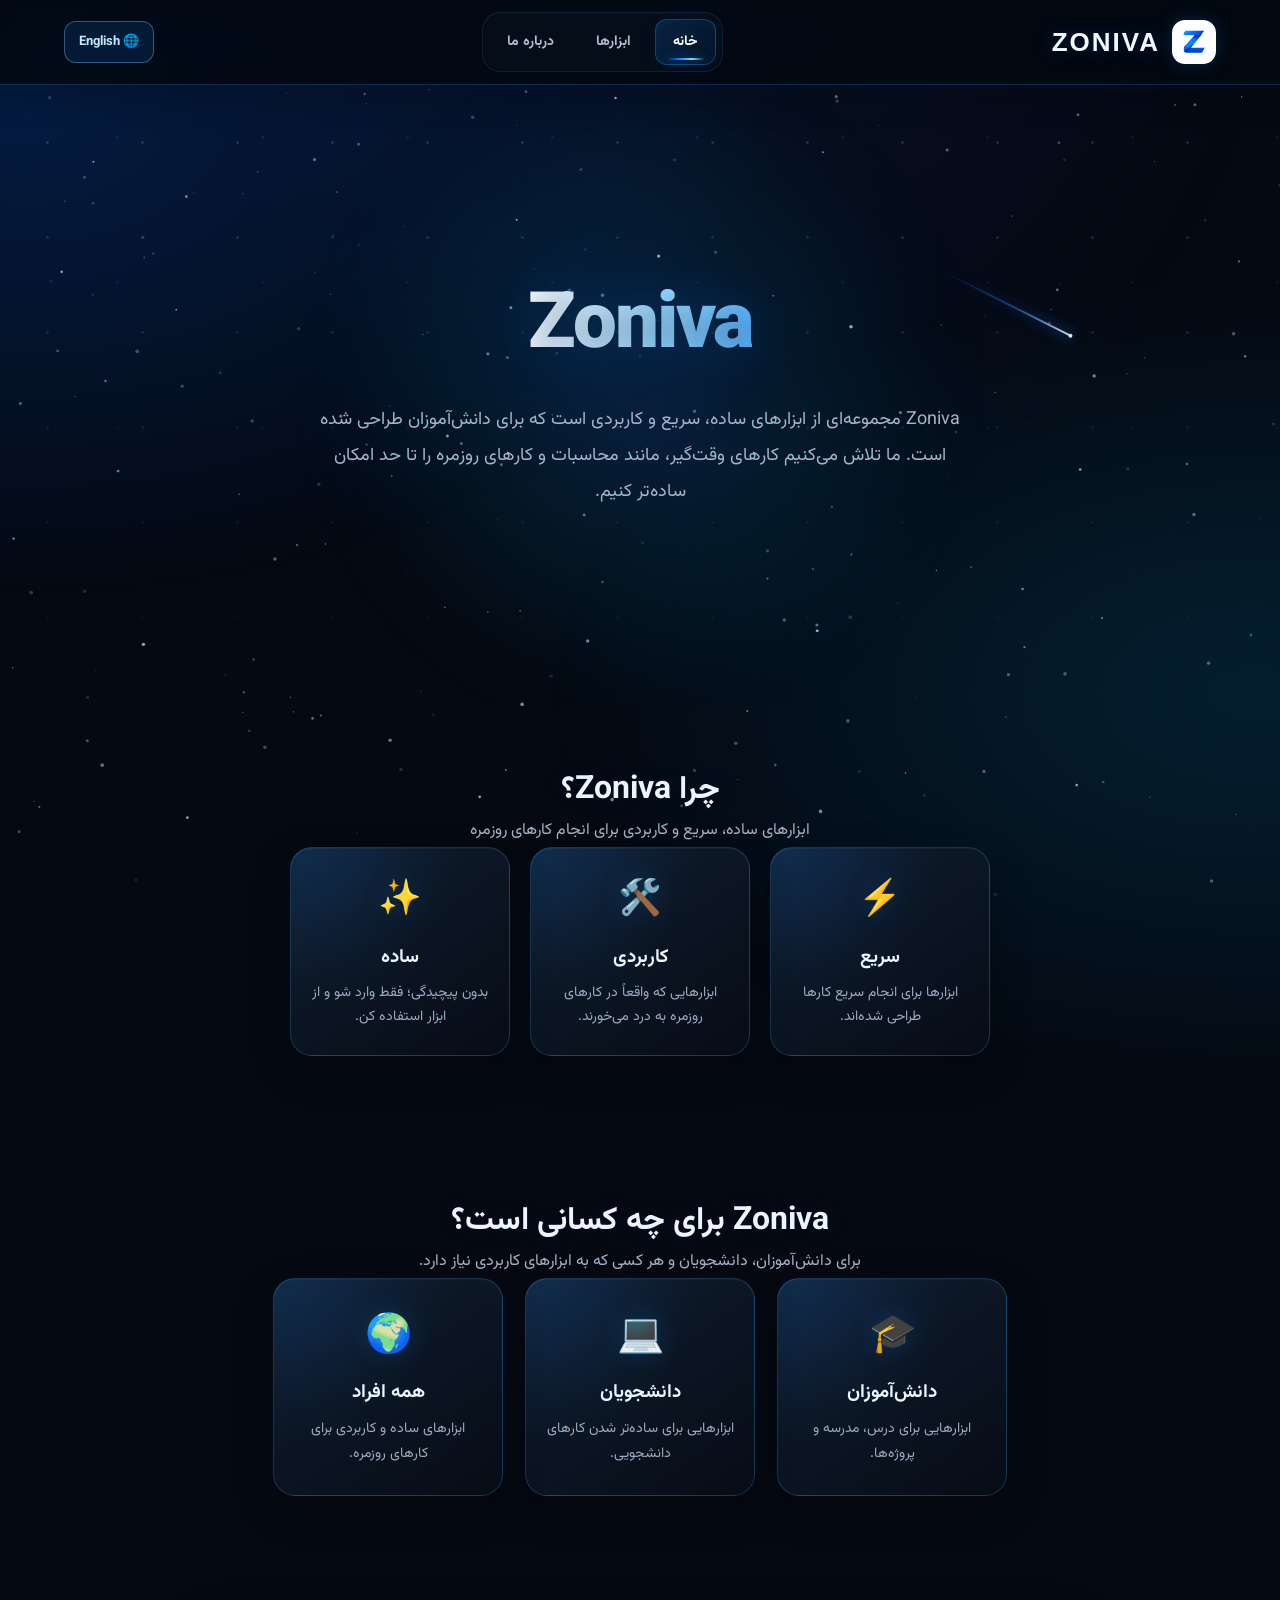
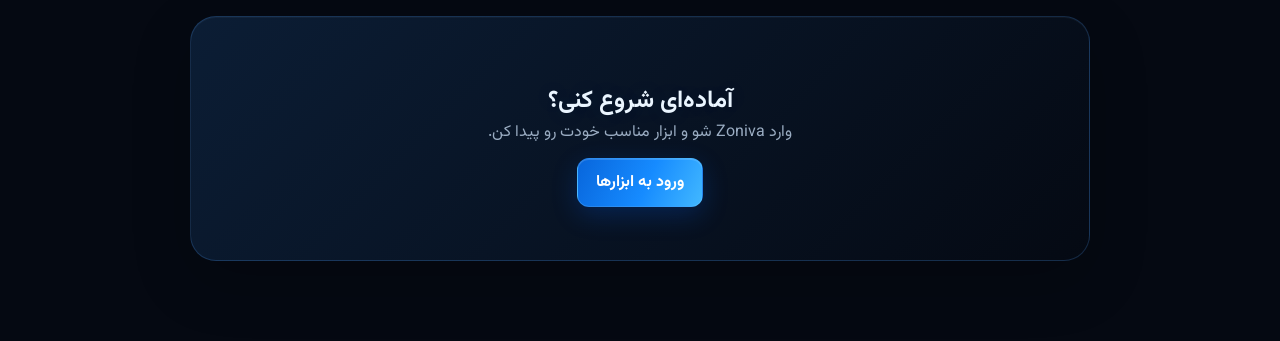
<file: index.html>
<!DOCTYPE html>
<html lang="fa" dir="rtl">

<head>
    <meta charset="UTF-8">
    <meta name="viewport" content="width=device-width, initial-scale=1.0">

    <title>Zoniva | زونیوا</title>

    <link rel="stylesheet" href="style.css">
    <link rel="icon" type="image/png" href="logo.png">

    <link
        href="https://fonts.googleapis.com/css2?family=Vazirmatn:wght@400;500;600;700;800;900&display=swap"
        rel="stylesheet"
    >
</head>

<body>

    <!-- Loading Screen -->
    <div class="loading-screen" id="loadingScreen">
        <div class="loading-z">Z</div>
        <div class="loading-name">ZONIVA</div>
        <div class="loading-line">
            <span></span>
        </div>
    </div>

    <!-- Header -->
    <header class="header">

        <div class="brand">
            <img src="logo.png" alt="Zoniva Logo" class="site-logo">
            <div class="logo">ZONIVA</div>
        </div>

        <!-- Mobile Menu Button -->
        <button
            class="menu-btn"
            id="menuBtn"
            type="button"
            aria-label="باز کردن منو"
            aria-expanded="false"
            aria-controls="menu"
        >
            <span class="menu-icon" aria-hidden="true">☰</span>
        </button>

        <!-- Navigation -->
        <nav class="menu" id="menu" aria-label="منوی اصلی">

            <a href="index.html" aria-current="page">خانه</a>

            <a href="tools.html">ابزارها</a>

            <a href="about.html">درباره ما</a>

        </nav>

    </header>

    <!-- Mobile Menu Background -->
    <div class="menu-overlay" id="menuOverlay"></div>

    <main>

        <!-- Hero -->
        <section class="hero">

            <h1>
                <span>Zoniva</span>
            </h1>

            <p>
                Zoniva مجموعه‌ای از ابزارهای ساده، سریع و کاربردی است
                که برای دانش‌آموزان طراحی شده است. ما تلاش می‌کنیم
                کارهای وقت‌گیر، مانند محاسبات و کارهای روزمره را
                تا حد امکان ساده‌تر کنیم.
            </p>

        </section>

        <!-- Why Zoniva -->
        <section class="why-zoniva">

            <h2>چرا Zoniva؟</h2>

            <p class="why-description">
                ابزارهای ساده، سریع و کاربردی برای انجام کارهای روزمره
            </p>

            <div class="why-cards">

                <div class="why-card">
                    <span>⚡</span>
                    <h3>سریع</h3>
                    <p>ابزارها برای انجام سریع کارها طراحی شده‌اند.</p>
                </div>

                <div class="why-card">
                    <span>🛠️</span>
                    <h3>کاربردی</h3>
                    <p>ابزارهایی که واقعاً در کارهای روزمره به درد می‌خورند.</p>
                </div>

                <div class="why-card">
                    <span>✨</span>
                    <h3>ساده</h3>
                    <p>بدون پیچیدگی؛ فقط وارد شو و از ابزار استفاده کن.</p>
                </div>

            </div>

        </section>

        <!-- Audience -->
        <section class="audience">

            <h2>Zoniva برای چه کسانی است؟</h2>

            <p class="audience-description">
                برای دانش‌آموزان، دانشجویان و هر کسی که
                به ابزارهای کاربردی نیاز دارد.
            </p>

            <div class="audience-cards">

                <div class="audience-card">
                    <span>🎓</span>
                    <h3>دانش‌آموزان</h3>
                    <p>ابزارهایی برای درس، مدرسه و پروژه‌ها.</p>
                </div>

                <div class="audience-card">
                    <span>💻</span>
                    <h3>دانشجویان</h3>
                    <p>ابزارهایی برای ساده‌تر شدن کارهای دانشجویی.</p>
                </div>

                <div class="audience-card">
                    <span>🌍</span>
                    <h3>همه افراد</h3>
                    <p>ابزارهای ساده و کاربردی برای کارهای روزمره.</p>
                </div>

            </div>

        </section>

        <!-- Call To Action -->
        <section class="cta">

            <h2>آماده‌ای شروع کنی؟</h2>

            <p>
                وارد Zoniva شو و ابزار مناسب خودت رو پیدا کن.
            </p>

            <a href="tools.html" class="cta-button">
                ورود به ابزارها
            </a>

        </section>

    </main>

    <script src="script.js"></script>
    <script src="stars.js"></script>

</body>
</html>
</file>
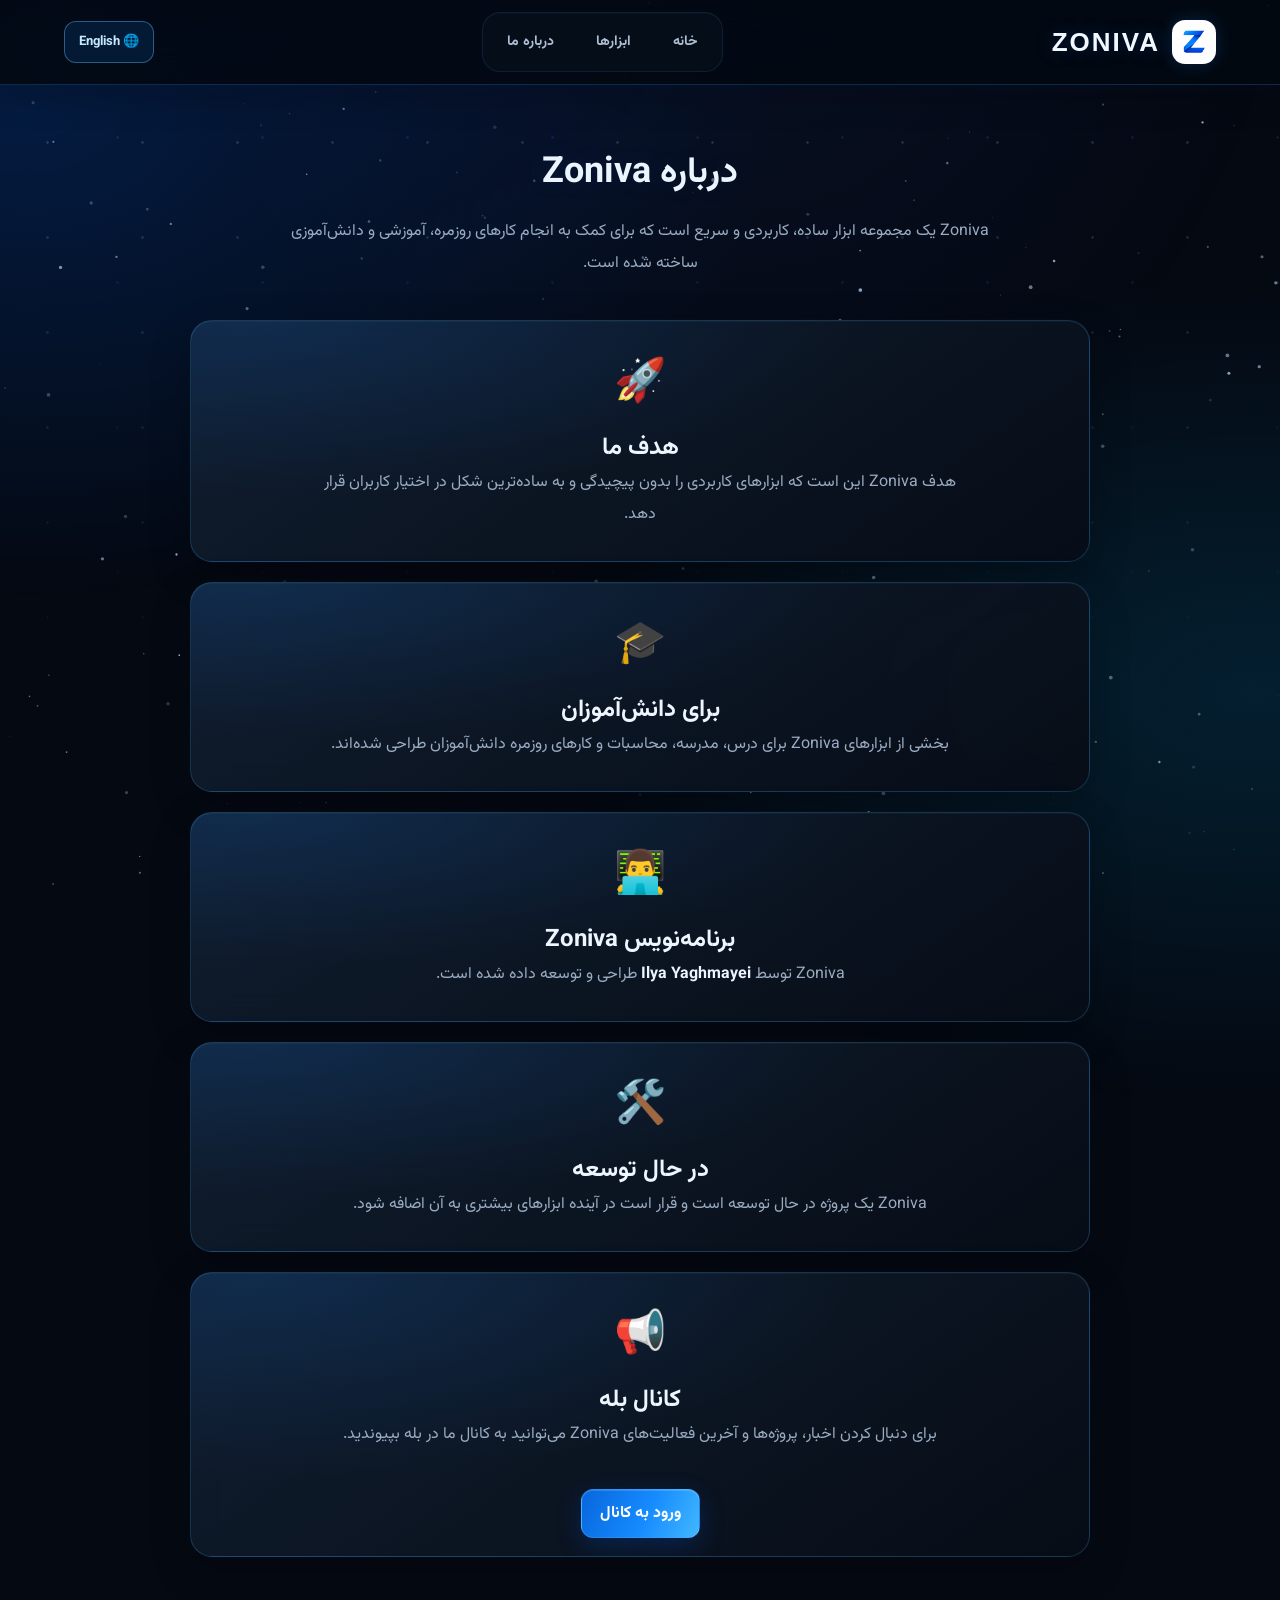
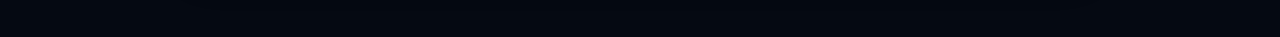
<file: about.html>
<!DOCTYPE html>
<html lang="fa" dir="rtl">

<head>

    <meta charset="UTF-8">

    <meta name="viewport" content="width=device-width, initial-scale=1.0">

    <title>درباره ما | Zoniva</title>

    <link rel="stylesheet" href="style.css">
    <link rel="icon" type="image/png" href="logo.png">
    <link
    href="https://fonts.googleapis.com/css2?family=Vazirmatn:wght@400;500;600;700;800;900&display=swap"
    rel="stylesheet"
>
</head>


<body>


    <!-- =========================
         Header
    ========================== -->

    <header class="header">

        <div class="brand">

            <img
                src="logo.png"
                alt="Zoniva Logo"
                class="site-logo"
            >

            <div class="logo">
                ZONIVA
            </div>

        </div>


        <button
            class="menu-btn"
            id="menuBtn"
        >
            ☰
        </button>


        <nav
            class="menu"
            id="menu"
        >

            <a href="index.html">
                خانه
            </a>

            <a href="tools.html">
                ابزارها
            </a>

            <a href="about.html">
                درباره ما
            </a>

        </nav>

    </header>



    <main>


        <!-- =========================
             About Page
        ========================== -->

        <section class="about-page">


            <h1>
                درباره Zoniva
            </h1>


            <p>
                Zoniva یک مجموعه ابزار ساده، کاربردی و سریع است
                که برای کمک به انجام کارهای روزمره، آموزشی و دانش‌آموزی ساخته شده است.
            </p>



            <!-- هدف ما -->

            <div class="about-card">

                <span>
                    🚀
                </span>

                <h2>
                    هدف ما
                </h2>

                <p>
                    هدف Zoniva این است که ابزارهای کاربردی را
                    بدون پیچیدگی و به ساده‌ترین شکل در اختیار کاربران قرار دهد.
                </p>

            </div>



            <!-- برای دانش آموزان -->

            <div class="about-card">

                <span>
                    🎓
                </span>

                <h2>
                    برای دانش‌آموزان
                </h2>

                <p>
                    بخشی از ابزارهای Zoniva برای درس، مدرسه،
                    محاسبات و کارهای روزمره دانش‌آموزان طراحی شده‌اند.
                </p>

            </div>



            <!-- برنامه نویس -->

            <div class="about-card">

                <span>
                    👨‍💻
                </span>

                <h2>
                    برنامه‌نویس Zoniva
                </h2>

                <p>
                    Zoniva توسط
                    <strong>
                        Ilya Yaghmayei
                    </strong>
                    طراحی و توسعه داده شده است.
                </p>

            </div>



            <!-- در حال توسعه -->

            <div class="about-card">

                <span>
                    🛠️
                </span>

                <h2>
                    در حال توسعه
                </h2>

                <p>
                    Zoniva یک پروژه در حال توسعه است و
                    قرار است در آینده ابزارهای بیشتری به آن اضافه شود.
                </p>

            </div>



            <!-- کانال بله -->

            <div class="about-card">

                <span>
                    📢
                </span>

                <h2>
                    کانال بله
                </h2>

                <p>
                    برای دنبال کردن اخبار، پروژه‌ها و
                    آخرین فعالیت‌های Zoniva می‌توانید به کانال ما در بله بپیوندید.
                </p>
<br><br>
                <a
                    href="https://ble.ir/Zoniva_official"
                    class="section-button"
                >
                    ورود به کانال
                </a>

            </div>


        </section>


    </main>



    <!-- JavaScript -->

    <script src="script.js"></script>

<script src="stars.js"></script>
</body>

</html>
</file>
<file: style.css>
html {
    background-color: #ffffff !important;
    color-scheme: light;
}

body {
    background-color: #ffffff !important;
    color-scheme: light;
}
:root {
    --blue: #1769ff;
    --blue-light: #69b7ff;
    --blue-soft: #eaf5ff;
    --blue-glow: rgba(23, 105, 255, 0.22);

    --bg: #ffffff;
    --card: #f7fbff;
    --text: #102033;
    --muted: #64748b;
    --border: #dcecff;
}

* {
    box-sizing: border-box;
    margin: 0;
    padding: 0;
}

html {
    scroll-behavior: smooth;
}

body {
    font-family: "Vazirmatn", Arial, sans-serif;
    background: var(--bg);
    color: var(--text);
    min-height: 100vh;
    direction: rtl;
    overflow-x: hidden;
}


.header {
    position: sticky;
    top: 0;
    z-index: 999;

    width: 100%;
    min-height: 75px;
    padding: 12px 5%;

    display: flex;
    align-items: center;
    justify-content: space-between;

    background: rgba(255, 255, 255, 0.92);

    border-bottom: 1px solid var(--border);

    backdrop-filter: blur(18px);

    box-shadow:
        0 8px 30px rgba(23, 105, 255, 0.08);
}

.brand {
    display: flex;
    align-items: center;
    gap: 10px;
}

.site-logo {
    width: 42px;
    height: 42px;
    object-fit: contain;
    border-radius: 12px;

    transition: 0.3s ease;
}

.site-logo:hover {
    transform: scale(1.08) rotate(3deg);

    filter:
        drop-shadow(0 0 8px var(--blue-glow));
}

.logo {
    font-family: Arial, sans-serif;

    color: var(--blue);

    font-size: 25px;
    font-weight: 800;

    letter-spacing: 2px;
}


.menu {
    display: flex;
    align-items: center;
    gap: 8px;
}

.menu a {
    padding: 10px 16px;

    color: var(--text);

    text-decoration: none;

    border-radius: 12px;

    transition: 0.3s ease;
}

.menu a:hover {
    color: var(--blue);

    background: var(--blue-soft);

    box-shadow:
        0 0 18px rgba(23, 105, 255, 0.10);
}


.menu-btn {
    display: none;

    width: 46px;
    height: 46px;

    border: 1px solid var(--border);
    border-radius: 14px;

    background: var(--blue-soft);

    color: var(--blue);

    font-size: 24px;

    cursor: pointer;

    transition: 0.3s ease;
}

.menu-btn:hover {
    border-color: var(--blue);

    box-shadow:
        0 0 20px var(--blue-glow);
}



.hero {
    position: relative;

    width: 90%;
    max-width: 1000px;

    min-height: 620px;

    margin: 0 auto;

    padding: 100px 25px;

    display: flex;
    flex-direction: column;

    justify-content: center;
    align-items: center;

    text-align: center;

    overflow: hidden;
}

.hero::before {
    content: "";

    position: absolute;

    width: 500px;
    height: 500px;

    background:
        radial-gradient(
            circle,
            rgba(23, 105, 255, 0.16),
            rgba(105, 183, 255, 0.10),
            transparent 70%
        );

    filter: blur(30px);

    z-index: -1;
}



.hero-badge {
    padding: 10px 18px;

    margin-bottom: 25px;

    border: 1px solid var(--blue-light);

    border-radius: 50px;

    background: var(--blue-soft);

    color: var(--blue);

    font-size: 14px;

    box-shadow:
        0 0 20px rgba(23, 105, 255, 0.10);
}



.hero h1 {
    max-width: 850px;

    margin: 0;

    font-size: clamp(42px, 7vw, 78px);

    line-height: 1.25;

    font-weight: 900;

    letter-spacing: -2px;

    color: var(--text);
}

.hero h1 span {
    display: block;

    background:
        linear-gradient(
            90deg,
            var(--blue),
            var(--blue-light)
        );

    -webkit-background-clip: text;
    background-clip: text;

    color: transparent;

    filter:
        drop-shadow(
            0 0 20px
            rgba(23, 105, 255, 0.18)
        );
}

.hero > p {
    max-width: 650px;

    margin: 25px auto 0;

    color: var(--muted);

    font-size: 18px;

    line-height: 2;
}



.hero-buttons {
    display: flex;

    gap: 14px;

    margin-top: 35px;

    justify-content: center;

    flex-wrap: wrap;
}

.hero-button {
    display: inline-block;

    padding: 14px 25px;

    border-radius: 14px;

    text-decoration: none;

    font-weight: bold;

    transition: 0.3s ease;
}

.hero-button.primary {
    color: white;

    background:
        linear-gradient(
            90deg,
            var(--blue),
            #3d9cff
        );

    box-shadow:
        0 8px 25px
        rgba(23, 105, 255, 0.22);
}

.hero-button.primary:hover {
    transform: translateY(-4px);

    box-shadow:
        0 12px 35px
        rgba(23, 105, 255, 0.35);
}

.hero-button.secondary {
    color: var(--blue);

    background: white;

    border: 1px solid var(--blue-light);
}

.hero-button.secondary:hover {
    transform: translateY(-4px);

    background: var(--blue-soft);

    border-color: var(--blue);
}



.why-zoniva,
.tools,
.audience {
    text-align: center;
}

.why-zoniva {
    padding: 60px 20px;
}

.tools {
    padding: 70px 20px;
}

.audience {
    padding: 80px 20px;
}

.why-zoniva h2,
.tools h2,
.audience h2,
.home-section h2,
.cta h2 {
    color: var(--text);

    text-shadow:
        0 0 18px rgba(23, 105, 255, 0.08);
}

.why-zoniva h2,
.tools h2,
.audience h2 {
    font-size: 32px;
}

.why-description,
.tools-description,
.audience-description {
    color: var(--muted);

    line-height: 2;
}



.why-card,
.tool-card,
.audience-card,
.about-card,
.home-section,
.stat-card {
    background:
        linear-gradient(
            145deg,
            #ffffff,
            #f5faff
        );

    border: 1px solid var(--border);

    box-shadow:
        0 15px 40px rgba(23, 105, 255, 0.07);

    backdrop-filter: blur(12px);

    transition: 0.3s ease;
}

.why-card:hover,
.tool-card:hover,
.audience-card:hover,
.about-card:hover,
.home-section:hover,
.stat-card:hover {
    transform: translateY(-7px);

    border-color: var(--blue-light);

    box-shadow:
        0 18px 45px rgba(23, 105, 255, 0.13),
        0 0 25px rgba(105, 183, 255, 0.12);
}



.why-cards {
    display: flex;

    justify-content: center;

    gap: 20px;

    flex-wrap: wrap;
}

.why-card {
    width: 220px;

    padding: 25px 20px;

    border-radius: 20px;
}

.why-card span {
    font-size: 35px;
}

.why-card h3 {
    margin: 15px 0 10px;
}

.why-card p {
    color: var(--muted);

    font-size: 14px;

    line-height: 1.7;
}



.tools-grid {
    display: flex;

    justify-content: center;

    align-items: stretch;

    gap: 22px;

    flex-wrap: wrap;
}

.tool-card {
    width: 230px;

    padding: 28px 22px;

    border-radius: 22px;
}

.tool-icon {
    display: block;

    font-size: 42px;

    margin-bottom: 15px;
}

.tool-card h3 {
    font-size: 21px;

    margin-bottom: 10px;
}

.tool-card p {
    color: var(--muted);

    font-size: 14px;

    line-height: 1.8;

    margin-bottom: 22px;
}



.tool-button,
.section-button,
.cta-button {
    border: none;

    padding: 11px 18px;

    border-radius: 12px;

    background:
        linear-gradient(
            90deg,
            var(--blue),
            #3d9cff
        );

    color: white;

    text-decoration: none;

    cursor: pointer;

    transition: 0.3s ease;
}

.tool-button:hover,
.section-button:hover,
.cta-button:hover {
    transform: translateY(-3px);

    box-shadow:
        0 10px 25px
        rgba(23, 105, 255, 0.28);
}



.home-section {
    width: 90%;
    max-width: 900px;

    margin: 35px auto;

    padding: 55px 25px;

    text-align: center;

    border-radius: 25px;
}

.section-icon {
    font-size: 45px;margin-bottom: 15px;
}

.home-section p {
    max-width: 600px;

    margin: 0 auto 25px;

    color: var(--muted);

    line-height: 2;
}



.audience-cards {
    display: flex;

    justify-content: center;

    gap: 22px;

    flex-wrap: wrap;
}

.audience-card {
    width: 230px;

    padding: 28px 20px;

    border-radius: 22px;
}

.audience-card span {
    display: block;

    font-size: 38px;

    margin-bottom: 12px;
}

.audience-card h3 {
    margin-bottom: 10px;
}

.audience-card p {
    color: var(--muted);

    font-size: 14px;

    line-height: 1.8;
}



.cta {
    width: 90%;
    max-width: 900px;

    margin: 40px auto 80px;

    padding: 65px 20px;

    text-align: center;

    border-radius: 28px;

    background:
        linear-gradient(
            135deg,
            #eef8ff,
            #ffffff
        );

    border: 1px solid var(--border);

    box-shadow:
        0 15px 45px rgba(23, 105, 255, 0.08);
}

.cta p {
    color: var(--muted);

    margin-bottom: 25px;
}



.platform-banner {
    width: 90%;
    max-width: 900px;

    margin: 50px auto;

    padding: 28px 25px;

    display: flex;

    align-items: center;

    justify-content: center;

    gap: 12px;

    text-align: center;

    background:
        linear-gradient(
            100deg,
            var(--blue),
            #3d9cff,
            var(--blue-light)
        );

    border-radius: 20px;

    box-shadow:
        0 12px 35px
        rgba(23, 105, 255, 0.22);
}

.platform-banner h2 {
    color: white;

    font-size: 20px;

    font-weight: 800;
}



.tools-page {
    padding: 80px 20px 60px;

    text-align: center;
}

.tools-page h1 {
    font-size: 42px;

    margin-bottom: 15px;

    color: var(--blue);
}

.tools-page > p {
    color: var(--muted);

    line-height: 2;

    max-width: 600px;

    margin: 0 auto 45px;
}



input,
textarea,
select {
    transition: 0.3s ease;
}

input,
textarea,
select {
    background: white !important;

    color: var(--text) !important;

    border: 1px solid var(--border) !important;
}

input:focus,
textarea:focus,
select:focus {
    border-color: var(--blue) !important;

    box-shadow:
        0 0 15px
        rgba(23, 105, 255, 0.15);
}



.text-tool,
.calculator-tool,
.unit-converter-tool,
.grade-calculator-tool {
    width: 90%;

    max-width: 800px;

    margin: 40px auto;

    padding: 30px;

    background: white;

    border: 1px solid var(--border);

    border-radius: 22px;

    box-shadow:
        0 15px 40px
        rgba(23, 105, 255, 0.07);

    text-align: center;
}

.text-tool textarea {
    width: 100%;

    min-height: 220px;

    padding: 20px;

    background: white;

    color: var(--text);

    border: 1px solid var(--border);

    border-radius: 15px;

    outline: none;

    resize: vertical;

    font-family: "Vazirmatn", Arial, sans-serif;

    font-size: 18px;
}

.stats {
    display: flex;

    justify-content: center;

    gap: 30px;

    margin-top: 25px;

    flex-wrap: wrap;
}

.stats div {
    min-width: 130px;

    padding: 15px;

    text-align: center;

    background: var(--blue-soft);

    border: 1px solid var(--border);

    border-radius: 15px;
}

.stats span {
    display: block;

    font-family: Arial, sans-serif;

    font-size: 30px;

    color: var(--blue);
}



.calculator-tool {
    max-width: 400px;
}

#calculatorDisplay {
    width: 100%;

    padding: 16px;

    margin-bottom: 20px;

    background: #f5faff !important;

    color: var(--text) !important;

    border: 1px solid var(--border);

    border-radius: 12px;

    font-size: 24px;
}

.calculator-buttons {
    display: grid;

    grid-template-columns: repeat(4, 1fr);

    gap: 10px;
}

.calculator-buttons button {
    min-height: 55px;

    border: none;

    border-radius: 12px;

    background: var(--blue-soft);

    color: var(--blue);

    font-size: 19px;

    cursor: pointer;

    transition: 0.2s ease;
}

.calculator-buttons button:hover {
    background: var(--blue);

    color: white;

    transform: translateY(-2px);
}

.equal-button {
    grid-column: span 4;

    background: var(--blue) !important;

    color: white !important;
}


.unit-converter-tool,
.grade-calculator-tool {
    max-width: 400px;
}

#unitInput,
#gradeInput,
#unitFrom,
#unitTo {
    width: 100%;

    padding: 14px;

    margin-bottom: 12px;

    background: white !important;

    color: var(--text) !important;

    border: 1px solid var(--border);

    border-radius: 12px;

    outline: none;

    font-size: 16px;
}

.unit-result,
.grades-list {
    margin-top: 20px;

    padding: 16px;

    background: var(--blue-soft);

    border: 1px solid var(--border);

    border-radius: 12px;

    color: var(--text);

    line-height: 1.8;
}


.about-page {
    width: 90%;

    max-width: 900px;

    margin: 60px auto 80px;

    text-align: center;
}

.about-page > h1 {
    font-size: 36px;

    margin-bottom: 15px;

    color: var(--blue);
}

.about-page > p {
    max-width: 700px;

    margin: 0 auto 40px;

    color: var(--muted);

    line-height: 2;
}

.about-card {
    margin: 20px auto;

    padding: 30px 25px;

    border-radius: 22px;
}

.about-card span {
    display: block;

    font-size: 42px;

    margin-bottom: 12px;
}

.about-card p {
    max-width: 650px;

    margin: 0 auto;

    color: var(--muted);

    line-height: 2;
}

.about-card strong {
    color: var(--blue);
}



.site-stats {
    width: 90%;

    max-width: 900px;

    margin: 55px auto;

    display: grid;

    grid-template-columns: repeat(2, 1fr);

    gap: 20px;
}

.stat-card {
    padding: 30px 20px;

    text-align: center;

    border-radius: 22px;
}

.stat-icon {
    font-size: 32px;

    margin-bottom: 12px;

    filter:
        drop-shadow(
            0 0 8px
            rgba(23, 105, 255, 0.25)
        );
}

.stat-number {
    font-size: 32px;

    font-weight: 900;

    color: var(--blue);

    margin-bottom: 8px;
}

.stat-title {
    color: var(--muted);

    font-size: 15px;

    font-weight: 600;
}


.loading-screen {
    position: fixed;
    inset: 0;
    width: 100%;
    height: 100vh;

    background: #ffffff;

    display: flex;
    flex-direction: column;
    align-items: center;
    justify-content: center;

    z-index: 99999;

    transition: opacity 0.6s ease, visibility 0.6s ease;
}




.loading-z {
    width: 90px;
    height: 90px;

    display: flex;
    align-items: center;
    justify-content: center;

    font-size: 58px;
    font-weight: 700;

    color: #1683ff;

    border: 3px solid #1683ff;
    border-radius: 24px;

    box-shadow:
        0 0 20px rgba(22, 131, 255, 0.15),
        0 0 50px rgba(22, 131, 255, 0.08);

    animation: zonivaPulse 1.8s ease-in-out infinite;
}




.loading-name {
    margin-top: 18px;

    font-size: 24px;
    font-weight: 700;

    letter-spacing: 6px;

    color: #111111;
}




.loading-line {
    width: 150px;
    height: 4px;

    margin-top: 22px;

    background: #e8f3ff;

    border-radius: 10px;

    overflow: hidden;
}

.loading-line span {
    display: block;

    width: 45%;
    height: 100%;

    background: #1683ff;

    border-radius: 10px;

    animation: zonivaLoading 1.4s ease-in-out infinite;
}




@keyframes zonivaPulse {

    0% {
        transform: scale(1);
        box-shadow:
            0 0 20px rgba(22, 131, 255, 0.15),
            0 0 50px rgba(22, 131, 255, 0.08);
    }

    50% {
        transform: scale(1.06);
        box-shadow:
            0 0 30px rgba(22, 131, 255, 0.25),
            0 0 70px rgba(22, 131, 255, 0.12);
    }

    100% {
        transform: scale(1);
        box-shadow:
            0 0 20px rgba(22, 131, 255, 0.15),
            0 0 50px rgba(22, 131, 255, 0.08);
    }
}


@keyframes zonivaLoading {

    0% {
        transform: translateX(-120%);
    }

    50% {
        transform: translateX(120%);
    }

    100% {
        transform: translateX(220%);
    }
}

@keyframes loadingLogo {
    0%, 100% {
        transform: scale(1);
    }

    50% {
        transform: scale(1.08);
    }
}

@keyframes loadingBar {
    0% {
        transform: translateX(-220%);
    }

    100% {
        transform: translateX(450%);
    }
}



::-webkit-scrollbar {
    width: 8px;
}

::-webkit-scrollbar-track {
    background: #f2f8ff;
}

::-webkit-scrollbar-thumb {
    background:
        linear-gradient(
            var(--blue),
            var(--blue-light)
        );

    border-radius: 20px;
}



@media (max-width: 700px) {

    .header {
        padding: 10px 18px;
    }

    .logo {
        font-size: 21px;
    }

    .site-logo {
        width: 38px;
        height: 38px;
    }

    .menu-btn {
        display: flex;

        align-items: center;

        justify-content: center;
    }

    .menu {
        position: fixed;

        top: 50%;
        left: 50%;

        width: 88%;

        max-width: 380px;

        transform: translate(-50%, -50%);

        padding: 25px 18px;

        display: none;

        flex-direction: column;

        gap: 10px;

        background: rgba(255, 255, 255, 0.97);

        border: 1px solid var(--blue-light);

        border-radius: 28px;

        box-shadow:
            0 25px 70px rgba(23, 105, 255, 0.18);

        backdrop-filter: blur(20px);

        z-index: 9999;
    }

    .menu.active {
        display: flex;

        animation: menuOpen 0.25s ease;
    }

    .menu a {
        width: 100%;

        padding: 16px;

        text-align: center;

        color: var(--text);

        background: var(--blue-soft);

        border: 1px solid var(--border);

        border-radius: 15px;
    }

    .menu a:hover,
    .menu a:active {
        color: white;

        background: var(--blue);

        border-color: var(--blue);
    }

    .hero {
        min-height: 600px;

        padding: 80px 18px;
    }

    .hero h1 {
        font-size: 43px;
    }

    .hero > p {
        font-size: 15px;
    }

    .hero-buttons {
        width: 100%;

        flex-direction: column;

        align-items: stretch;
    }

    .hero-button {
        width: 100%;

        box-sizing: border-box;
    }

    .why-card,
    .audience-card {
        width: 100%;

        max-width: 330px;
    }

    .cta {
        width: 90%;

        padding: 50px 20px;

        margin-bottom: 60px;
    }

    .site-stats {
        grid-template-columns: 1fr;

        gap: 15px;

        margin: 40px auto;
    }

    .platform-banner {
        width: 90%;

        padding: 22px 18px;

        border-radius: 17px;
    }

    .platform-banner h2 {
        font-size: 16px;

        line-height: 1.8;
    }

    .tools-page > h1 {
        font-size: 30px;
    }

}

@keyframes menuOpen {

    from {
        opacity: 0;

        transform:
            translate(-50%, -47%)
            scale(0.94);
    }

    to {
        opacity: 1;

        transform:
            translate(-50%, -50%)
            scale(1);
    }
}
.tool-modal {
    position: fixed;
    inset: 0;

    display: none;
    align-items: center;
    justify-content: center;

    padding: 20px;

    background: rgba(255, 255, 255, 0.75);

    backdrop-filter: blur(10px);

    z-index: 10000;
}

.tool-modal.active {
    display: flex;
}

.tool-modal-box {
    position: relative;

    width: 100%;
    max-width: 430px;

    padding: 35px 25px;

    text-align: center;

    background: white;

    border: 1px solid var(--border);

    border-radius: 25px;

    box-shadow:
        0 25px 70px rgba(23, 105, 255, 0.18);

    animation: fractionModalOpen 0.25s ease;
}

.tool-modal-box h2 {
    color: var(--blue);

    margin-bottom: 12px;
}

.tool-modal-box p {
    color: var(--muted);

    margin-bottom: 25px;
}

.tool-modal-close {
    position: absolute;

    top: 12px;
    left: 12px;

    width: 38px;
    height: 38px;

    border: none;
    border-radius: 50%;

    background: var(--blue-soft);

    color: var(--blue);

    font-size: 25px;

    cursor: pointer;
}

#fractionInput {
    width: 100%;

    padding: 15px;

    border: 1px solid var(--border);

    border-radius: 13px;

    outline: none;

    text-align: center;

    font-size: 18px;
}

.fraction-buttons {
    display: flex;

    gap: 10px;

    margin-top: 15px;
}

.fraction-buttons button {
    flex: 1;

    padding: 13px;

    border: none;

    border-radius: 12px;

    background: var(--blue);

    color: white;

    cursor: pointer;
}

#fractionResult {
    margin-top: 20px;

    padding: 15px;

    background: var(--blue-soft);

    border-radius: 12px;

    color: var(--text);

    font-weight: bold;
}

@keyframes fractionModalOpen {

    from {
        opacity: 0;
        transform: scale(0.94);
    }

    to {
        opacity: 1;
        transform: scale(1);
    }
}/* =========================
   Loading Screen Fix
========================= */

#loadingScreen {
    animation: hideLoading 0.5s ease 3s forwards;
}

@keyframes hideLoading {

    from {
        opacity: 1;
        visibility: visible;
    }

    to {
        opacity: 0;
        visibility: hidden;
        pointer-events: none;
    }

}


/* =========================
   ZONIVA 2.0 — BLACK & BLUE THEME
   Dark mode overrides
========================= */

:root {
    color-scheme: dark;
    --blue: #1683ff;
    --blue-light: #45b6ff;
    --blue-soft: #10243b;
    --blue-glow: rgba(22, 131, 255, 0.35);

    --bg: #070b12;
    --card: #0d1522;
    --text: #edf5ff;
    --muted: #a3b4c9;
    --border: #1c3552;
}

html,
body {
    background-color: var(--bg) !important;
    color-scheme: dark;
}

body {
    background:
        radial-gradient(ellipse at 50% 0%, rgba(22, 131, 255, 0.10), transparent 48%),
        var(--bg);
    color: var(--text);
}

.header {
    background: rgba(7, 11, 18, 0.88);
    border-bottom-color: var(--border);
    box-shadow: 0 8px 30px rgba(0, 0, 0, 0.28);
}

.menu a { color: var(--text); }
.menu a:hover {
    color: var(--blue-light);
    background: var(--blue-soft);
    box-shadow: 0 0 18px rgba(22, 131, 255, 0.16);
}

.menu-btn {
    background: var(--blue-soft);
    color: var(--blue-light);
    border-color: var(--border);
}

.hero::before {
    background: radial-gradient(circle, rgba(22, 131, 255, 0.22), rgba(69, 182, 255, 0.08), transparent 70%);
}

.hero-badge {
    background: rgba(16, 36, 59, 0.85);
    border-color: #24558a;
    color: var(--blue-light);
    box-shadow: 0 0 22px rgba(22, 131, 255, 0.12);
}

.hero h1,
.why-zoniva h2,
.tools h2,
.audience h2,
.home-section h2,
.cta h2 {
    color: var(--text);
    text-shadow: 0 0 22px rgba(22, 131, 255, 0.12);
}

.hero > p,
.why-description,
.tools-description,
.audience-description,
.tool-card p,
.why-card p,
.audience-card p,
.home-section p,
.cta p,
.tools-page > p,
.about-page > p,
.about-card p {
    color: var(--muted);
}

.hero-button.secondary {
    color: var(--blue-light);
    background: #0d1522;
    border-color: #24558a;
}
.hero-button.secondary:hover {
    background: var(--blue-soft);
    border-color: var(--blue);
}

.why-card,
.tool-card,
.audience-card,
.about-card,
.home-section,
.stat-card {
    background: linear-gradient(145deg, #101b2b, #0a111c);
    border-color: var(--border);
    box-shadow: 0 15px 40px rgba(0, 0, 0, 0.22);
}

.why-card:hover,
.tool-card:hover,
.audience-card:hover,
.about-card:hover,
.home-section:hover,
.stat-card:hover {
    border-color: var(--blue);
    box-shadow: 0 18px 45px rgba(0, 0, 0, 0.32), 0 0 25px rgba(22, 131, 255, 0.13);
}

.cta {
    background: linear-gradient(135deg, #101f33, #0a111c);
    border-color: var(--border);
    box-shadow: 0 15px 45px rgba(0, 0, 0, 0.25);
}

.platform-banner {
    background: linear-gradient(100deg, #0758c9, #1683ff, #45b6ff);
    box-shadow: 0 12px 35px rgba(22, 131, 255, 0.22);
}

.tools-page h1,
.about-page > h1 { color: var(--blue-light); }

input,
textarea,
select {
    background: #0a111c !important;
    color: var(--text) !important;
    border-color: var(--border) !important;
}

input::placeholder,
textarea::placeholder { color: #71849c; }

input:focus,
textarea:focus,
select:focus {
    border-color: var(--blue) !important;
    box-shadow: 0 0 15px rgba(22, 131, 255, 0.20);
}

.text-tool,
.calculator-tool,
.unit-converter-tool,
.grade-calculator-tool {
    background: linear-gradient(145deg, #101b2b, #0a111c);
    border-color: var(--border);
    box-shadow: 0 15px 40px rgba(0, 0, 0, 0.25);
}

.text-tool textarea {
    background: #080e17;
    color: var(--text);
    border-color: var(--border);
}

.stats div,
.unit-result,
.grades-list,
#fractionResult {
    background: #10243b;
    border-color: var(--border);
    color: var(--text);
}

#calculatorDisplay {
    background: #080e17 !important;
    color: var(--text) !important;
    border-color: var(--border);
}

.calculator-buttons button {
    background: #10243b;
    color: var(--blue-light);
}
.calculator-buttons button:hover {
    background: var(--blue);
    color: #fff;
}

#unitInput,
#gradeInput,
#unitFrom,
#unitTo {
    background: #080e17 !important;
    color: var(--text) !important;
    border-color: var(--border);
}

.loading-screen {
    background:
        radial-gradient(circle at center, rgba(22, 131, 255, 0.12), transparent 42%),
        #070b12;
}

.loading-z {
    color: var(--blue-light);
    border-color: var(--blue);
    box-shadow: 0 0 20px rgba(22, 131, 255, 0.22), 0 0 50px rgba(22, 131, 255, 0.12);
}

.loading-name { color: #edf5ff; }
.loading-line { background: #142943; }
.loading-line span { background: linear-gradient(90deg, var(--blue), var(--blue-light)); }

::-webkit-scrollbar-track { background: #080e17; }
::-webkit-scrollbar-thumb { background: linear-gradient(var(--blue), var(--blue-light)); }

@media (max-width: 700px) {
    .menu {
        background: rgba(8, 14, 23, 0.98);
        border-color: #24558a;
        box-shadow: 0 25px 70px rgba(0, 0, 0, 0.55);
    }
    .menu a {
        color: var(--text);
        background: #101f33;
        border-color: var(--border);
    }
    .menu a:hover,
    .menu a:active {
        color: #fff;
        background: var(--blue);
        border-color: var(--blue);
    }
}

.tool-modal {
    background: rgba(2, 6, 12, 0.78);
}

.tool-modal-box {
    background: linear-gradient(145deg, #101b2b, #0a111c);
    border-color: var(--border);
    box-shadow: 0 25px 70px rgba(0, 0, 0, 0.55);
}

.tool-modal-box p { color: var(--muted); }
.tool-modal-close {
    background: #10243b;
    color: var(--blue-light);
}

#fractionInput {
    background: #080e17 !important;
    color: var(--text) !important;
    border-color: var(--border) !important;
}

/* ================================
   Zoniva 2.0 — Animated dark backdrop
   Lightweight CSS-only blue aurora
================================ */
html {
    background: #050912 !important;
    color-scheme: dark;
}

body {
    position: relative;
    isolation: isolate;
    background: transparent !important;
}

/* Keep the animated layers behind all page content */
body::before,
body::after {
    content: "";
    position: fixed;
    inset: -25%;
    pointer-events: none;
    z-index: -1;
    will-change: transform, opacity;
}

body::before {
    background:
        radial-gradient(ellipse at 18% 25%, rgba(0, 102, 255, 0.20) 0, transparent 34%),
        radial-gradient(ellipse at 82% 68%, rgba(0, 183, 255, 0.13) 0, transparent 32%),
        radial-gradient(ellipse at 55% 5%, rgba(30, 70, 180, 0.13) 0, transparent 38%);
    animation: zonivaAurora 24s ease-in-out infinite alternate;
}

body::after {
    inset: 0;
    opacity: 0.32;
    background-image:
        radial-gradient(circle, rgba(105, 183, 255, 0.8) 1px, transparent 1.6px),
        radial-gradient(circle, rgba(30, 120, 255, 0.65) 1px, transparent 1.7px);
    background-size: 95px 95px, 145px 145px;
    background-position: 0 0, 45px 65px;
    mask-image: linear-gradient(to bottom, black, transparent 88%);
    animation: zonivaStars 38s linear infinite;
}

@keyframes zonivaAurora {
    0%   { transform: translate3d(-2%, -1%, 0) scale(1); }
    50%  { transform: translate3d(2%, 2%, 0) scale(1.04); }
    100% { transform: translate3d(-1%, 3%, 0) scale(1.02); }
}

@keyframes zonivaStars {
    from { transform: translateY(0); }
    to   { transform: translateY(-95px); }
}

/* A subtle dark translucent surface lets the moving backdrop show through */
.header {
    background: rgba(5, 9, 18, 0.82) !important;
}

.why-card,
.tool-card,
.audience-card,
.about-card,
.home-section,
.stat-card,
.text-tool,
.calculator-tool,
.unit-converter-tool,
.grade-calculator-tool,
.tool-modal-box {
    background: linear-gradient(145deg, rgba(15, 25, 42, 0.94), rgba(7, 13, 24, 0.94)) !important;
    backdrop-filter: blur(14px);
}

.cta {
    background: linear-gradient(135deg, rgba(12, 31, 55, 0.94), rgba(5, 10, 19, 0.94)) !important;
}

@media (prefers-reduced-motion: reduce) {
    body::before,
    body::after {
        animation: none !important;
    }
    *, *::before, *::after {
        scroll-behavior: auto !important;
    }
}

/* ==========================================
   Zoniva 2.0 — Final visual polish
   Glass cards, neon-blue details and refined hover states
========================================== */
:root {
    --blue: #1683ff;
    --blue-light: #69c3ff;
    --blue-soft: rgba(22, 131, 255, 0.12);
    --blue-glow: rgba(22, 131, 255, 0.30);
    --bg: #050912;
    --card: rgba(12, 22, 37, 0.82);
    --text: #edf5ff;
    --muted: #9aacc2;
    --border: rgba(88, 157, 235, 0.23);
}

::selection {
    color: #ffffff;
    background: rgba(22, 131, 255, 0.65);
}

.header {
    border-bottom: 1px solid rgba(75, 155, 255, 0.20) !important;
    box-shadow: 0 8px 35px rgba(0, 0, 0, 0.20), 0 1px 18px rgba(22, 131, 255, 0.06) !important;
}

.site-logo {
    filter: drop-shadow(0 0 8px rgba(22, 131, 255, 0.16));
}

.site-logo:hover {
    filter: drop-shadow(0 0 12px rgba(22, 131, 255, 0.65));
}

.logo {
    color: #f0f7ff !important;
    text-shadow: 0 0 22px rgba(22, 131, 255, 0.30);
}

.menu a {
    border: 1px solid transparent;
}

.menu a:hover,
.menu a:focus-visible {
    color: #ffffff !important;
    background: rgba(22, 131, 255, 0.14) !important;
    border-color: rgba(80, 166, 255, 0.28);
    box-shadow: 0 0 22px rgba(22, 131, 255, 0.10);
}

.menu-btn {
    background: rgba(22, 131, 255, 0.12) !important;
    color: var(--blue-light) !important;
    border-color: var(--border) !important;
}

.hero {
    isolation: isolate;
}

.hero::before {
    width: min(75vw, 620px) !important;
    height: min(75vw, 620px) !important;
    background: radial-gradient(circle, rgba(22, 131, 255, 0.20), rgba(0, 183, 255, 0.08) 38%, transparent 72%) !important;
    filter: blur(38px) !important;
    animation: zonivaHeroGlow 8s ease-in-out infinite alternate;
}

.hero-badge {
    color: #a8d8ff !important;
    background: rgba(22, 131, 255, 0.10) !important;
    border-color: rgba(105, 195, 255, 0.36) !important;
    box-shadow: inset 0 0 18px rgba(22, 131, 255, 0.06), 0 0 24px rgba(22, 131, 255, 0.08) !important;
    backdrop-filter: blur(12px);
}

.hero h1 {
    color: #f2f7ff !important;
    text-shadow: 0 5px 30px rgba(0, 0, 0, 0.28);
}

.hero h1 span {
    background: linear-gradient(100deg, #f4f9ff 0%, #7bcaff 35%, #1683ff 68%, #75dcff 100%) !important;
    background-size: 220% auto !important;
    -webkit-background-clip: text !important;
    background-clip: text !important;
    animation: zonivaTextShine 8s ease-in-out infinite;
    filter: drop-shadow(0 0 22px rgba(22, 131, 255, 0.24)) !important;
}

.hero > p,
.why-description,
.tools-description,
.audience-description {
    color: #a5b6ca !important;
}

.hero-button,
.tool-button,
.section-button,
.cta-button,
.fraction-buttons button,
.calculator-buttons button {
    position: relative;
    overflow: hidden;
    transition: transform 0.25s ease, box-shadow 0.25s ease, border-color 0.25s ease, background 0.25s ease !important;
}

.hero-button.primary,
.tool-button,
.section-button,
.cta-button {
    color: #ffffff !important;
    background: linear-gradient(115deg, #0868df, #168bff 55%, #38b8ff) !important;
    border: 1px solid rgba(143, 208, 255, 0.30) !important;
    box-shadow: 0 8px 26px rgba(0, 102, 255, 0.22), inset 0 1px 0 rgba(255, 255, 255, 0.15) !important;
}

.hero-button.primary:hover,
.tool-button:hover,
.section-button:hover,
.cta-button:hover {
    transform: translateY(-4px) !important;
    box-shadow: 0 12px 34px rgba(0, 119, 255, 0.34), 0 0 20px rgba(22, 131, 255, 0.14) !important;
}

.hero-button.secondary {
    color: #c5e5ff !important;
    background: rgba(10, 23, 40, 0.58) !important;
    border: 1px solid rgba(105, 195, 255, 0.30) !important;
    backdrop-filter: blur(10px);
}

.hero-button.secondary:hover {
    color: #ffffff !important;
    background: rgba(22, 131, 255, 0.16) !important;
    border-color: rgba(105, 195, 255, 0.65) !important;
    box-shadow: 0 0 25px rgba(22, 131, 255, 0.14);
}

.why-card,
.tool-card,
.audience-card,
.about-card,
.home-section,
.stat-card,
.text-tool,
.calculator-tool,
.unit-converter-tool,
.grade-calculator-tool,
.tool-modal-box {
    border: 1px solid rgba(91, 161, 239, 0.20) !important;
    border-radius: 22px !important;
    box-shadow: 0 18px 50px rgba(0, 0, 0, 0.18), inset 0 1px 0 rgba(255, 255, 255, 0.035) !important;
    backdrop-filter: blur(16px) saturate(120%);
    transition: transform 0.28s ease, border-color 0.28s ease, box-shadow 0.28s ease !important;
}

.why-card:hover,
.tool-card:hover,
.audience-card:hover,
.about-card:hover,
.home-section:hover,
.stat-card:hover {
    transform: translateY(-7px) !important;
    border-color: rgba(66, 164, 255, 0.58) !important;
    box-shadow: 0 22px 55px rgba(0, 0, 0, 0.30), 0 0 28px rgba(22, 131, 255, 0.10) !important;
}

.tool-icon,
.why-card span,
.audience-card span,
.section-icon,
.stat-icon {
    filter: drop-shadow(0 0 12px rgba(22, 131, 255, 0.18));
}

.why-card h3,
.tool-card h3,
.audience-card h3,
.home-section h2,
.about-card strong,
.stat-number {
    color: #eaf5ff !important;
}

.why-card p,
.tool-card p,
.audience-card p,
.home-section p,
.about-card p,
.stat-title {
    color: #9aacc2 !important;
}

.why-zoniva h2,
.tools h2,
.audience h2,
.home-section h2,
.cta h2,
.tools-page h1,
.about-page > h1 {
    color: #eaf5ff !important;
    text-shadow: 0 0 26px rgba(22, 131, 255, 0.12);
}

.cta {
    border: 1px solid rgba(78, 157, 245, 0.22) !important;
    border-radius: 26px !important;
    box-shadow: 0 20px 60px rgba(0, 0, 0, 0.20), inset 0 1px 0 rgba(255, 255, 255, 0.035) !important;
}

.platform-banner {
    border-color: rgba(82, 166, 255, 0.25) !important;
    box-shadow: 0 0 35px rgba(22, 131, 255, 0.08);
}

input,
textarea,
select,
#calculatorDisplay,
#unitInput,
#gradeInput,
#unitFrom,
#unitTo,
#fractionInput {
    border-radius: 13px !important;
    background: rgba(4, 11, 21, 0.82) !important;
    color: #edf5ff !important;
    border: 1px solid rgba(91, 161, 239, 0.24) !important;
    transition: border-color 0.2s ease, box-shadow 0.2s ease !important;
}

input:focus,
textarea:focus,
select:focus {
    outline: none;
    border-color: #1683ff !important;
    box-shadow: 0 0 0 3px rgba(22, 131, 255, 0.12), 0 0 20px rgba(22, 131, 255, 0.10) !important;
}

.calculator-buttons button,
.fraction-buttons button {
    border: 1px solid rgba(91, 161, 239, 0.18) !important;
    border-radius: 12px !important;
    background: rgba(16, 36, 59, 0.86) !important;
    color: #b7deff !important;
}

.calculator-buttons button:hover,
.fraction-buttons button:hover {
    transform: translateY(-2px);
    background: #126fe0 !important;
    color: #ffffff !important;
    box-shadow: 0 7px 20px rgba(22, 131, 255, 0.18);
}

.loading-screen,
#loadingScreen {
    background: radial-gradient(circle at 50% 45%, rgba(22, 131, 255, 0.14), transparent 40%), #050912 !important;
}

.loading-name {
    color: #edf5ff !important;
    text-shadow: 0 0 24px rgba(22, 131, 255, 0.18);
}

.tool-modal-box {
    background: linear-gradient(145deg, rgba(15, 25, 42, 0.98), rgba(7, 13, 24, 0.98)) !important;
}

:focus-visible {
    outline: 2px solid rgba(105, 195, 255, 0.85);
    outline-offset: 3px;
}

@keyframes zonivaHeroGlow {
    from { transform: scale(0.94) translate3d(-2%, 0, 0); opacity: 0.72; }
    to { transform: scale(1.08) translate3d(2%, 2%, 0); opacity: 1; }
}

@keyframes zonivaTextShine {
    0%, 100% { background-position: 0% center; }
    50% { background-position: 100% center; }
}

@media (max-width: 700px) {
    .hero {
        min-height: 520px;
        padding: 80px 18px;
    }

    .hero h1 {
        letter-spacing: -1px;
        font-size: clamp(36px, 10vw, 58px);
    }

    .hero > p {
        font-size: 16px;
    }

    .why-card,
    .tool-card,
    .audience-card,
    .about-card,
    .home-section,
    .stat-card {
        border-radius: 18px !important;
    }
}

@media (prefers-reduced-motion: reduce) {
    .hero::before,
    .hero h1 span {
        animation: none !important;
    }

    .why-card,
    .tool-card,
    .audience-card,
    .about-card,
    .home-section,
    .stat-card,
    .hero-button,
    .tool-button,
    .section-button,
    .cta-button {
        transition: none !important;
    }
}

/* =====================================================
   ZONIVA 2.0 — CINEMATIC / GOD TIER LOADING SCREEN
   CSS-only enhancement; keeps existing loader HTML.
===================================================== */
#loadingScreen,
.loading-screen {
    position: fixed !important;
    inset: 0 !important;
    width: 100% !important;
    min-height: 100vh !important;
    min-height: 100dvh !important;
    display: flex !important;
    flex-direction: column !important;
    align-items: center !important;
    justify-content: center !important;
    gap: 0 !important;
    overflow: hidden !important;
    isolation: isolate !important;
    background:
        radial-gradient(ellipse at 50% 44%, rgba(0, 112, 255, .20) 0%, rgba(0, 50, 130, .10) 23%, transparent 52%),
        radial-gradient(ellipse at 50% 100%, rgba(0, 76, 190, .15), transparent 55%),
        #03060d !important;
    color: #eff7ff !important;
    z-index: 999999 !important;
    animation: zonivaLoaderExit .65s cubic-bezier(.7, 0, .2, 1) 3.6s forwards !important;
}

/* Ambient glow and subtle orbital rings */
#loadingScreen::before,
.loading-screen::before {
    content: "";
    position: absolute;
    z-index: -1;
    width: min(74vw, 440px);
    aspect-ratio: 1;
    border-radius: 50%;
    border: 1px solid rgba(64, 160, 255, .15);
    box-shadow: 0 0 55px rgba(0, 112, 255, .10), inset 0 0 55px rgba(0, 112, 255, .07);
    background: conic-gradient(from 0deg, transparent 0 65%, rgba(32, 143, 255, .48) 75%, transparent 83% 100%);
    mask: radial-gradient(circle, transparent 57%, #000 58% 58.5%, transparent 59%);
    -webkit-mask: radial-gradient(circle, transparent 57%, #000 58% 58.5%, transparent 59%);
    animation: zonivaLoaderOrbit 8s linear infinite;
    pointer-events: none;
}

#loadingScreen::after,
.loading-screen::after {
    content: "ZONIVA 2.0  /  INITIALIZING";
    position: absolute;
    left: 0;
    right: 0;
    bottom: max(34px, env(safe-area-inset-bottom));
    text-align: center;
    color: rgba(126, 190, 255, .62);
    font: 600 10px/1.5 system-ui, sans-serif;
    letter-spacing: .28em;
    text-shadow: 0 0 18px rgba(22, 131, 255, .35);
    animation: zonivaLoaderStatus 1.4s ease-in-out infinite alternate;
    pointer-events: none;
}

.loading-z {
    position: relative !important;
    isolation: isolate;
    width: 104px !important;
    height: 104px !important;
    display: flex !important;
    align-items: center !important;
    justify-content: center !important;
    margin: 0 0 27px !important;
    border: 1px solid rgba(101, 190, 255, .85) !important;
    border-radius: 30px !important;
    background: linear-gradient(145deg, rgba(18, 49, 86, .76), rgba(3, 11, 25, .92)) !important;
    color: #f3faff !important;
    font-size: 66px !important;
    font-weight: 900 !important;
    line-height: 1 !important;
    text-shadow: 0 0 10px rgba(105, 195, 255, .95), 0 0 34px rgba(22, 131, 255, .7) !important;
    box-shadow: 0 0 0 8px rgba(22, 131, 255, .045), 0 0 0 18px rgba(22, 131, 255, .025), 0 0 35px rgba(22, 131, 255, .28), inset 0 0 28px rgba(22, 131, 255, .12) !important;
    animation: zonivaLoaderCore 2.3s ease-in-out infinite !important;
}

.loading-z::before {
    content: "";
    position: absolute;
    inset: -13px;
    border: 1px solid rgba(86, 177, 255, .35);
    border-top-color: #69c3ff;
    border-right-color: rgba(86, 177, 255, .05);
    border-radius: 36px;
    animation: zonivaLoaderOrbit 3.2s linear infinite;
    pointer-events: none;
}

.loading-z::after {
    content: "";
    position: absolute;
    inset: -23px;
    border: 1px dashed rgba(48, 132, 255, .25);
    border-radius: 42px;
    animation: zonivaLoaderOrbit 12s linear infinite reverse;
    pointer-events: none;
}

/* If the existing loader uses an image logo, give it the same premium glow. */
#loadingScreen img,
.loading-screen img,
.loading-logo {
    position: relative;
    z-index: 1;
    width: clamp(84px, 20vw, 112px);
    height: clamp(84px, 20vw, 112px);
    object-fit: contain;
    filter: drop-shadow(0 0 12px rgba(40, 145, 255, .65)) drop-shadow(0 0 34px rgba(0, 95, 255, .28));
    animation: zonivaLoaderCore 2.3s ease-in-out infinite;
}

.loading-name {
    position: relative;
    margin: 3px 0 0 !important;
    color: #f1f8ff !important;
    font-family: system-ui, sans-serif !important;
    font-size: clamp(23px, 5vw, 30px) !important;
    font-weight: 900 !important;
    letter-spacing: .34em !important;
    padding-left: .34em;
    text-shadow: 0 0 12px rgba(105, 195, 255, .42), 0 0 35px rgba(22, 131, 255, .28) !important;
    animation: zonivaLoaderName 1s ease both;
}

.loading-line {
    position: relative !important;
    width: min(230px, 62vw) !important;
    height: 4px !important;
    margin-top: 28px !important;
    overflow: hidden !important;
    border: 1px solid rgba(86, 166, 255, .24) !important;
    border-radius: 999px !important;
    background: rgba(47, 91, 145, .24) !important;
    box-shadow: 0 0 18px rgba(22, 131, 255, .12) !important;
}

.loading-line span {
    position: relative;
    display: block !important;
    width: 42% !important;
    height: 100% !important;
    border-radius: inherit !important;
    background: linear-gradient(90deg, transparent, #1683ff 25%, #a6e1ff 65%, #ffffff) !important;
    box-shadow: 0 0 10px #1683ff, 0 0 22px rgba(22, 131, 255, .75) !important;
    animation: zonivaLoading 1.25s cubic-bezier(.45, 0, .55, 1) infinite !important;
}

@keyframes zonivaLoaderCore {
    0%, 100% { transform: translateY(0) scale(1); }
    50% { transform: translateY(-4px) scale(1.045); }
}

@keyframes zonivaLoaderOrbit {
    from { transform: rotate(0deg); }
    to { transform: rotate(360deg); }
}

@keyframes zonivaLoaderName {
    from { opacity: 0; transform: translateY(10px); letter-spacing: .55em; }
    to { opacity: 1; transform: translateY(0); letter-spacing: .34em; }
}

@keyframes zonivaLoaderStatus {
    from { opacity: .45; }
    to { opacity: 1; }
}

@keyframes zonivaLoaderExit {
    to { opacity: 0; visibility: hidden; pointer-events: none; }
}

@media (max-width: 480px) {
    #loadingScreen::before,
    .loading-screen::before { width: 86vw; }

    .loading-z { width: 90px !important; height: 90px !important; font-size: 57px !important; border-radius: 26px !important; }
    .loading-z::before { border-radius: 32px; }
    .loading-z::after { border-radius: 38px; }
    .loading-name { letter-spacing: .24em !important; padding-left: .24em; }
    #loadingScreen::after,
    .loading-screen::after { font-size: 9px; letter-spacing: .19em; }
}

@media (prefers-reduced-motion: reduce) {
    #loadingScreen::before,
    .loading-screen::before,
    .loading-z,
    .loading-z::before,
    .loading-z::after,
    #loadingScreen img,
    .loading-screen img,
    .loading-logo,
    .loading-name,
    .loading-line span { animation-duration: 0.01ms !important; animation-iteration-count: 1 !important; }
}

/* =====================================
   ZONIVA 2.0 — PREMIUM TOOL CARDS
   Glass panels, neon edges and smooth UI
===================================== */

.tool-card,
.why-card,
.audience-card,
.about-card,
.stat-card {
    position: relative;
    isolation: isolate;
    overflow: hidden;
    background:
        radial-gradient(ellipse at 8% 0%, rgba(22, 131, 255, .15), transparent 52%),
        linear-gradient(145deg, rgba(17, 31, 49, .94), rgba(7, 13, 23, .96)) !important;
    border: 1px solid rgba(69, 182, 255, .22) !important;
    box-shadow:
        inset 0 1px 0 rgba(255, 255, 255, .035),
        0 14px 38px rgba(0, 0, 0, .25),
        0 0 0 1px rgba(22, 131, 255, .025) !important;
    backdrop-filter: blur(16px);
    -webkit-backdrop-filter: blur(16px);
    transition: transform .32s cubic-bezier(.2, .75, .25, 1), border-color .32s ease, box-shadow .32s ease;
}

.tool-card::before,
.why-card::before,
.audience-card::before,
.about-card::before,
.stat-card::before {
    content: "";
    position: absolute;
    inset: 0;
    z-index: -1;
    pointer-events: none;
    opacity: .6;
    background: linear-gradient(115deg, transparent 15%, rgba(69, 182, 255, .09) 45%, transparent 70%);
    transform: translateX(-115%);
    transition: transform .75s ease;
}

.tool-card:hover::before,
.why-card:hover::before,
.audience-card:hover::before,
.about-card:hover::before,
.stat-card:hover::before {
    transform: translateX(115%);
}

.tool-card:hover,
.why-card:hover,
.audience-card:hover,
.about-card:hover,
.stat-card:hover {
    transform: translateY(-8px);
    border-color: rgba(69, 182, 255, .72) !important;
    box-shadow:
        inset 0 1px 0 rgba(255, 255, 255, .06),
        0 20px 50px rgba(0, 0, 0, .35),
        0 0 28px rgba(22, 131, 255, .17) !important;
}

.tool-card {
    display: flex;
    flex-direction: column;
    align-items: center;
    text-align: center;
    min-height: 245px;
}

.tool-icon {
    display: grid !important;
    place-items: center;
    width: 76px;
    height: 76px;
    margin: 0 auto 19px !important;
    border-radius: 23px;
    background: linear-gradient(145deg, rgba(22, 131, 255, .2), rgba(8, 20, 36, .75));
    border: 1px solid rgba(69, 182, 255, .27);
    box-shadow: inset 0 1px 0 rgba(255,255,255,.06), 0 0 25px rgba(22, 131, 255, .12);
    transition: transform .35s ease, box-shadow .35s ease, border-color .35s ease;
}

.tool-card:hover .tool-icon {
    transform: translateY(-3px) rotate(-4deg) scale(1.06);
    border-color: rgba(105, 195, 255, .72);
    box-shadow: 0 0 28px rgba(22, 131, 255, .28), inset 0 0 18px rgba(22, 131, 255, .08);
}

.tool-card h3 {
    color: #edf6ff !important;
    text-shadow: 0 0 18px rgba(22, 131, 255, .12);
}

.tool-card p {
    flex-grow: 1;
}

.tool-button,
.section-button,
.cta-button,
.calculator-buttons button,
.fraction-buttons button {
    position: relative;
    overflow: hidden;
    border: 1px solid rgba(119, 198, 255, .28) !important;
    background: linear-gradient(115deg, #0866dc, #168bff 55%, #42b8ff) !important;
    color: #fff !important;
    font-weight: 700;
    box-shadow: 0 7px 20px rgba(22, 131, 255, .16);
    transition: transform .25s ease, box-shadow .25s ease, filter .25s ease;
}

.tool-button::after,
.section-button::after,
.cta-button::after {
    content: "";
    position: absolute;
    top: -50%;
    bottom: -50%;
    left: -60%;
    width: 35%;
    transform: rotate(22deg);
    background: rgba(255, 255, 255, .22);
    transition: left .55s ease;
    pointer-events: none;
}

.tool-button:hover::after,
.section-button:hover::after,
.cta-button:hover::after { left: 130%; }

.tool-button:hover,
.section-button:hover,
.cta-button:hover,
.calculator-buttons button:hover,
.fraction-buttons button:hover {
    transform: translateY(-2px);
    filter: brightness(1.1);
    box-shadow: 0 10px 27px rgba(22, 131, 255, .32), 0 0 18px rgba(22, 131, 255, .12);
}

/* Tool workspaces */
.text-tool,
.calculator-tool,
.unit-converter-tool,
.grade-calculator-tool,
.tool-modal-box {
    border: 1px solid rgba(69, 182, 255, .24) !important;
    border-radius: 22px !important;
    background:
        radial-gradient(ellipse at 0% 0%, rgba(22, 131, 255, .12), transparent 50%),
        linear-gradient(145deg, rgba(16, 28, 44, .97), rgba(7, 13, 23, .98)) !important;
    box-shadow: 0 18px 48px rgba(0, 0, 0, .3), inset 0 1px 0 rgba(255,255,255,.035) !important;
}

#calculatorDisplay,
.text-tool textarea,
input,
textarea,
select {
    border-radius: 12px !important;
    border: 1px solid rgba(69, 182, 255, .22) !important;
    background: rgba(4, 10, 18, .88) !important;
    box-shadow: inset 0 2px 8px rgba(0, 0, 0, .2);
}

#calculatorDisplay {
    color: #9bd8ff !important;
    text-shadow: 0 0 15px rgba(22, 131, 255, .22);
}

.calculator-buttons button {
    min-height: 46px;
    border-radius: 12px !important;
    background: linear-gradient(145deg, #14243a, #0b1422) !important;
    border-color: rgba(69, 182, 255, .16) !important;
}

.calculator-buttons button:hover {
    background: linear-gradient(145deg, #0e68d5, #168bff) !important;
}

.equal-button {
    background: linear-gradient(100deg, #0870ee, #49bdff) !important;
}

.stats div,
.unit-result,
.grades-list,
#fractionResult {
    border: 1px solid rgba(69, 182, 255, .16);
    border-radius: 14px;
    box-shadow: inset 0 1px 0 rgba(255,255,255,.025);
}

input:focus,
textarea:focus,
select:focus {
    outline: none;
    border-color: rgba(69, 182, 255, .8) !important;
    box-shadow: 0 0 0 3px rgba(22, 131, 255, .1), 0 0 22px rgba(22, 131, 255, .12) !important;
}

@media (max-width: 600px) {
    .tool-card { min-height: 0; width: min(100%, 330px); }
    .tool-icon { width: 66px; height: 66px; border-radius: 20px; font-size: 35px !important; }
    .tool-card:hover,
    .why-card:hover,
    .audience-card:hover,
    .about-card:hover,
    .stat-card:hover { transform: translateY(-3px); }
}

@media (prefers-reduced-motion: reduce) {
    .tool-card,
    .why-card,
    .audience-card,
    .about-card,
    .stat-card,
    .tool-icon,
    .tool-button,
    .section-button,
    .cta-button { transition: none !important; }
    .tool-card::before,
    .why-card::before,
    .audience-card::before,
    .about-card::before,
    .stat-card::before { display: none !important; }
}


/* ==========================================
   ZONIVA 2.0 — COSMIC STARFIELD FINAL OVERRIDES
   Static tool icons + subtle premium card hover
========================================== */
#zoniva-starfield {
    position: fixed;
    inset: 0;
    width: 100%;
    height: 100%;
    display: block;
    pointer-events: none;
    z-index: -1;
    opacity: .95;
}

/* The icons stay still: no rotation, spinning, or floating animation. */
.tool-icon,
.tool-card .tool-icon,
.tool-icon:hover,
.tool-card:hover .tool-icon {
    animation: none !important;
    transform: none !important;
}

.tool-icon {
    transition: border-color .3s ease, box-shadow .3s ease, background-color .3s ease !important;
}

.tool-card:hover .tool-icon {
    border-color: rgba(105, 195, 255, .72) !important;
    box-shadow: 0 0 24px rgba(22, 131, 255, .22), inset 0 0 18px rgba(22, 131, 255, .07) !important;
}

@media (prefers-reduced-motion: reduce) {
    #zoniva-starfield { opacity: .55; }
    .tool-card,
    .why-card,
    .audience-card,
    .about-card,
    .stat-card,
    .tool-icon { transition: none !important; }
    .tool-card:hover .tool-icon { transform: none !important; }
}
/* Fix: remove unwanted decorative rectangles */
.cta-section::before,
.cta-section::after,
.channel-card::before,
.channel-card::after,
.promo-card::before,
.promo-card::after {
    display: none !important;
    content: none !important;
}
/* ZONIVA 2.0 — Fix unwanted gray rectangles */

/* Remove decorative pseudo-elements from CTA and channel cards */
.cta::before,
.cta::after,
.cta-section::before,
.cta-section::after,
.channel-card::before,
.channel-card::after,
.channel-section::before,
.channel-section::after,
.promo-card::before,
.promo-card::after,
.telegram-card::before,
.telegram-card::after {
    content: none !important;
    display: none !important;
}

/* Keep all tool icons still — no rotation */
.tool-card:hover .tool-icon,
.tool-icon:hover {
    transform: none !important;
}

/* Prevent decorative shapes from overflowing */
.cta,
.cta-section,
.channel-card,
.channel-section,
.promo-card,
.telegram-card {
    overflow: hidden;
}
/* =====================================================
   ZONIVA 2.0 — FINAL FIX FOR STRAY GRAY DECORATIVE SHAPES
   Keeps the cosmic background, starfield and tool styling.
===================================================== */

/* These large angled shapes are decorative pseudo-elements on content cards.
   Disable them on card/CTA/channel sections so they cannot cover the content. */
.cta::before,
.cta::after,
.cta-section::before,
.cta-section::after,
.home-section::before,
.home-section::after,
.channel::before,
.channel::after,
.channel-card::before,
.channel-card::after,
.channel-section::before,
.channel-section::after,
.telegram-card::before,
.telegram-card::after,
.telegram-section::before,
.telegram-section::after,
.promo-card::before,
.promo-card::after,
.promo-section::before,
.promo-section::after,
.platform-banner::before,
.platform-banner::after,
.audience::before,
.audience::after {
    content: none !important;
    display: none !important;
    background: none !important;
    box-shadow: none !important;
}

/* Keep button shine clipped inside the button, never as a loose rectangle. */
.tool-button,
.section-button,
.cta-button {
    position: relative !important;
    overflow: hidden !important;
    isolation: isolate;
}

.tool-button::after,
.section-button::after,
.cta-button::after {
    top: -50% !important;
    bottom: -50% !important;
    pointer-events: none !important;
}

/* Tool icons must remain completely still in Zoniva 2.0. */
.tool-icon,
.tool-card:hover .tool-icon,
.tool-icon:hover {
    animation: none !important;
    transform: none !important;
}


.cta::before,
.cta::after,
.cta-button::before,
.cta-button::after,
.cta-section::before,
.cta-section::after {
    content: none !important;
    display: none !important;
    background: none !important;
    box-shadow: none !important;
}

.channel-card::before,
.channel-card::after,
.channel-section::before,
.channel-section::after,
.telegram-card::before,
.telegram-card::after,
.telegram-section::before,
.telegram-section::after,
.promo-card::before,
.promo-card::after,
.promo-section::before,
.promo-section::after {
    content: none !important;
    display: none !important;
    background: none !important;
    box-shadow: none !important;
}

.tool-icon,
.tool-icon:hover,
.tool-card:hover .tool-icon {
    animation: none !important;
    transform: none !important;
}

.about-page .about-card:last-child::before,
.about-page .about-card:last-child::after {
    content: none !important;
    display: none !important;
}

.about-page .about-card:last-child .section-button::before,
.about-page .about-card:last-child .section-button::after {
    content: none !important;
    display: none !important;
    background: none !important;
    box-shadow: none !important;
}
/* =====================================================
   ZONIVA 2.0 — GOD TIER NAVIGATION
   Premium Neon Blue • Glass UI • Responsive Menu
===================================================== */

/* Header */
.header {
    position: sticky;
    top: 0;
    z-index: 999;

    min-height: 78px;
    padding: 12px 5%;

    background: rgba(3, 8, 17, 0.88) !important;

    border-bottom: 1px solid rgba(45, 145, 255, 0.25) !important;

    box-shadow:
        0 8px 35px rgba(0, 0, 0, 0.28),
        0 1px 20px rgba(22, 131, 255, 0.06) !important;

    backdrop-filter: blur(22px) saturate(145%);
    -webkit-backdrop-filter: blur(22px) saturate(145%);

    transition:
        background 0.3s ease,
        border-color 0.3s ease,
        box-shadow 0.3s ease;
}

/* Brand */
.brand {
    display: flex;
    align-items: center;
    gap: 12px;

    flex-shrink: 0;
}

.site-logo {
    width: 44px;
    height: 44px;

    object-fit: contain;

    border-radius: 13px;

    filter:
        drop-shadow(0 0 8px rgba(22, 131, 255, 0.22));

    transition:
        filter 0.3s ease,
        transform 0.3s ease;
}

.site-logo:hover {
    transform: scale(1.06);

    filter:
        drop-shadow(0 0 15px rgba(22, 131, 255, 0.65));
}

.logo {
    color: #f2f8ff !important;

    font-size: 26px;
    font-weight: 900;

    letter-spacing: 2px;

    text-shadow:
        0 0 18px rgba(22, 131, 255, 0.25);
}

/* Desktop navigation */
.menu {
    display: flex;
    align-items: center;
    justify-content: center;

    gap: 6px;

    padding: 6px;

    border: 1px solid rgba(91, 161, 239, 0.12);
    border-radius: 18px;

    background: rgba(9, 19, 33, 0.56);

    box-shadow:
        inset 0 1px 0 rgba(255, 255, 255, 0.025);

    backdrop-filter: blur(14px);
    -webkit-backdrop-filter: blur(14px);
}

/* Individual navigation links */
.menu a {
    position: relative;

    display: inline-flex;
    align-items: center;
    justify-content: center;

    padding: 11px 17px;

    color: #aebfd3 !important;

    font-size: 14px;
    font-weight: 700;

    text-decoration: none;

    white-space: nowrap;

    border: 1px solid transparent;
    border-radius: 12px;

    background: transparent !important;

    transition:
        color 0.25s ease,
        background 0.25s ease,
        border-color 0.25s ease,
        box-shadow 0.25s ease,
        transform 0.25s ease;
}

/* Neon underline */
.menu a::after {
    content: "";

    position: absolute;

    left: 18%;
    right: 18%;
    bottom: 4px;

    height: 2px;

    border-radius: 10px;

    background:
        linear-gradient(
            90deg,
            transparent,
            #1683ff,
            #80d5ff,
            transparent
        );

    box-shadow:
        0 0 10px rgba(22, 131, 255, 0.65);

    transform: scaleX(0);

    transform-origin: center;

    transition: transform 0.28s ease;
}

/* Hover */
.menu a:hover {
    color: #ffffff !important;

    background: rgba(22, 131, 255, 0.10) !important;

    border-color: rgba(69, 182, 255, 0.20);

    box-shadow:
        0 0 20px rgba(22, 131, 255, 0.07);

    transform: translateY(-1px);
}

.menu a:hover::after {
    transform: scaleX(1);
}

/* Current page — add class="active" to the relevant link */
.menu a.active,
.menu a[aria-current="page"] {
    color: #ffffff !important;

    background:
        linear-gradient(
            135deg,
            rgba(22, 131, 255, 0.19),
            rgba(22, 131, 255, 0.06)
        ) !important;

    border-color: rgba(69, 182, 255, 0.27);

    box-shadow:
        inset 0 0 15px rgba(22, 131, 255, 0.045),
        0 0 18px rgba(22, 131, 255, 0.06);
}

.menu a.active::after,
.menu a[aria-current="page"]::after {
    transform: scaleX(1);
}

/* Keyboard accessibility */
.menu a:focus-visible {
    outline: 2px solid #69c3ff;
    outline-offset: 3px;

    color: #ffffff !important;
}

/* Premium mobile menu button */
.menu-btn {
    position: relative;

    width: 47px;
    height: 47px;

    display: none;
    align-items: center;
    justify-content: center;

    color: #8bd3ff !important;

    font-size: 25px;

    background:
        linear-gradient(
            145deg,
            rgba(22, 131, 255, 0.17),
            rgba(8, 19, 34, 0.92)
        ) !important;

    border: 1px solid rgba(69, 182, 255, 0.30) !important;
    border-radius: 15px;

    box-shadow:
        inset 0 1px 0 rgba(255, 255, 255, 0.045),
        0 0 18px rgba(22, 131, 255, 0.07);

    cursor: pointer;

    transition:
        transform 0.25s ease,
        border-color 0.25s ease,
        box-shadow 0.25s ease,
        background 0.25s ease;
}

.menu-btn:hover {
    border-color: rgba(105, 195, 255, 0.75) !important;

    box-shadow:
        0 0 25px rgba(22, 131, 255, 0.20);

    transform: translateY(-2px);
}

.menu-btn:active {
    transform: scale(0.94);
}

.menu-btn:focus-visible {
    outline: 2px solid #69c3ff;
    outline-offset: 4px;
}

/* Mobile navigation */
@media (max-width: 700px) {

    .header {
        min-height: 70px;

        padding:
            10px
            max(18px, env(safe-area-inset-right))
            10px
            max(18px, env(safe-area-inset-left));

        gap: 12px;
    }

    .brand {
        gap: 9px;
    }

    .site-logo {
        width: 39px;
        height: 39px;
    }

    .logo {
        font-size: 22px;
        letter-spacing: 1.5px;
    }

    .menu-btn {
        display: flex;

        flex-shrink: 0;
    }

    .menu {
        position: fixed;

        top: 50%;
        left: 50%;

        width: min(88%, 370px);

        max-height: min(78dvh, 620px);
        overflow-y: auto;
        overscroll-behavior: contain;

        padding: 22px 17px;

        display: none;

        flex-direction: column;
        align-items: stretch;

        gap: 9px;

        background:
            radial-gradient(
                ellipse at 50% 0%,
                rgba(22, 131, 255, 0.17),
                transparent 55%
            ),
            linear-gradient(
                145deg,
                rgba(11, 23, 39, 0.99),
                rgba(3, 8, 16, 0.99)
            ) !important;

        border: 1px solid rgba(69, 182, 255, 0.35);

        border-radius: 25px;

        box-shadow:
            0 25px 80px rgba(0, 0, 0, 0.55),
            0 0 35px rgba(22, 131, 255, 0.12),
            0 0 0 100vmax rgba(0, 3, 10, 0.72);

        backdrop-filter: blur(24px);
        -webkit-backdrop-filter: blur(24px);

        transform: translate(-50%, -50%);

        z-index: 9999;
    }

    .menu.active {
        display: flex;

        animation: zonivaGodMenuOpen 0.32s cubic-bezier(.2, .8, .2, 1);
    }

    .menu a {
        width: 100%;
        min-height: 49px;

        padding: 14px 16px;

        justify-content: center;

        color: #d8eaff !important;

        font-size: 15px;

        background: rgba(18, 39, 64, 0.58) !important;

        border: 1px solid rgba(91, 161, 239, 0.13);

        border-radius: 14px;

        transform: none;
    }

    .menu a::after {
        left: 35%;
        right: 35%;
        bottom: 5px;
    }

    .menu a:hover,
    .menu a:active {
        color: #ffffff !important;

        background:
            linear-gradient(
                100deg,
                rgba(8, 104, 223, 0.72),
                rgba(22, 139, 255, 0.45)
            ) !important;

        border-color: rgba(105, 195, 255, 0.50);

        box-shadow:
            inset 0 0 15px rgba(22, 131, 255, 0.10),
            0 0 18px rgba(22, 131, 255, 0.10);

        transform: none;
    }

    .menu a.active,
    .menu a[aria-current="page"] {
        background:
            linear-gradient(
                100deg,
                rgba(8, 104, 223, 0.55),
                rgba(22, 139, 255, 0.20)
            ) !important;

        border-color: rgba(105, 195, 255, 0.45);
    }
}

/* Menu opening animation */
@keyframes zonivaGodMenuOpen {
    from {
        opacity: 0;

        transform:
            translate(-50%, -47%)
            scale(0.96);

        filter: blur(5px);
    }

    to {
        opacity: 1;

        transform:
            translate(-50%, -50%)
            scale(1);

        filter: blur(0);
    }
}

/* Respect reduced-motion preferences */
@media (prefers-reduced-motion: reduce) {
    .menu,
    .menu a,
    .menu a::after,
    .menu-btn {
        animation: none !important;
        transition: none !important;
    }
}
</file>
